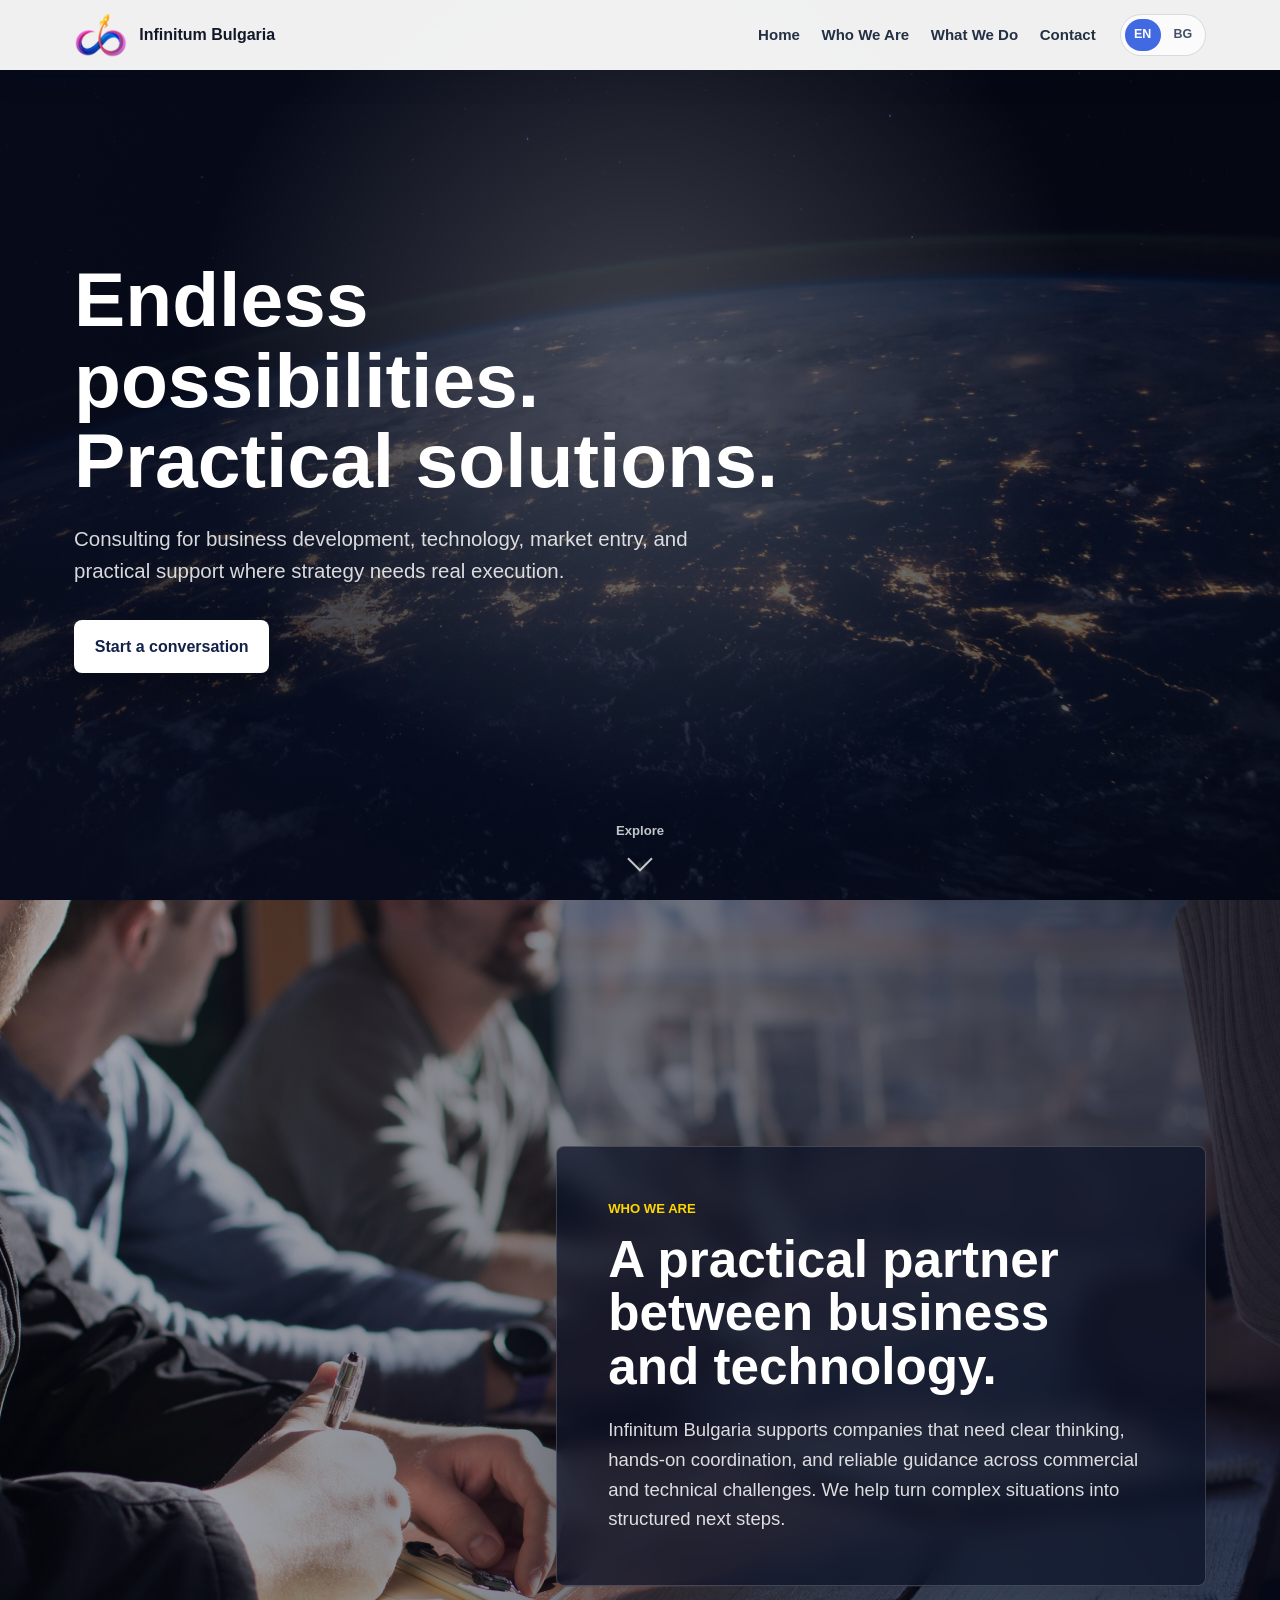
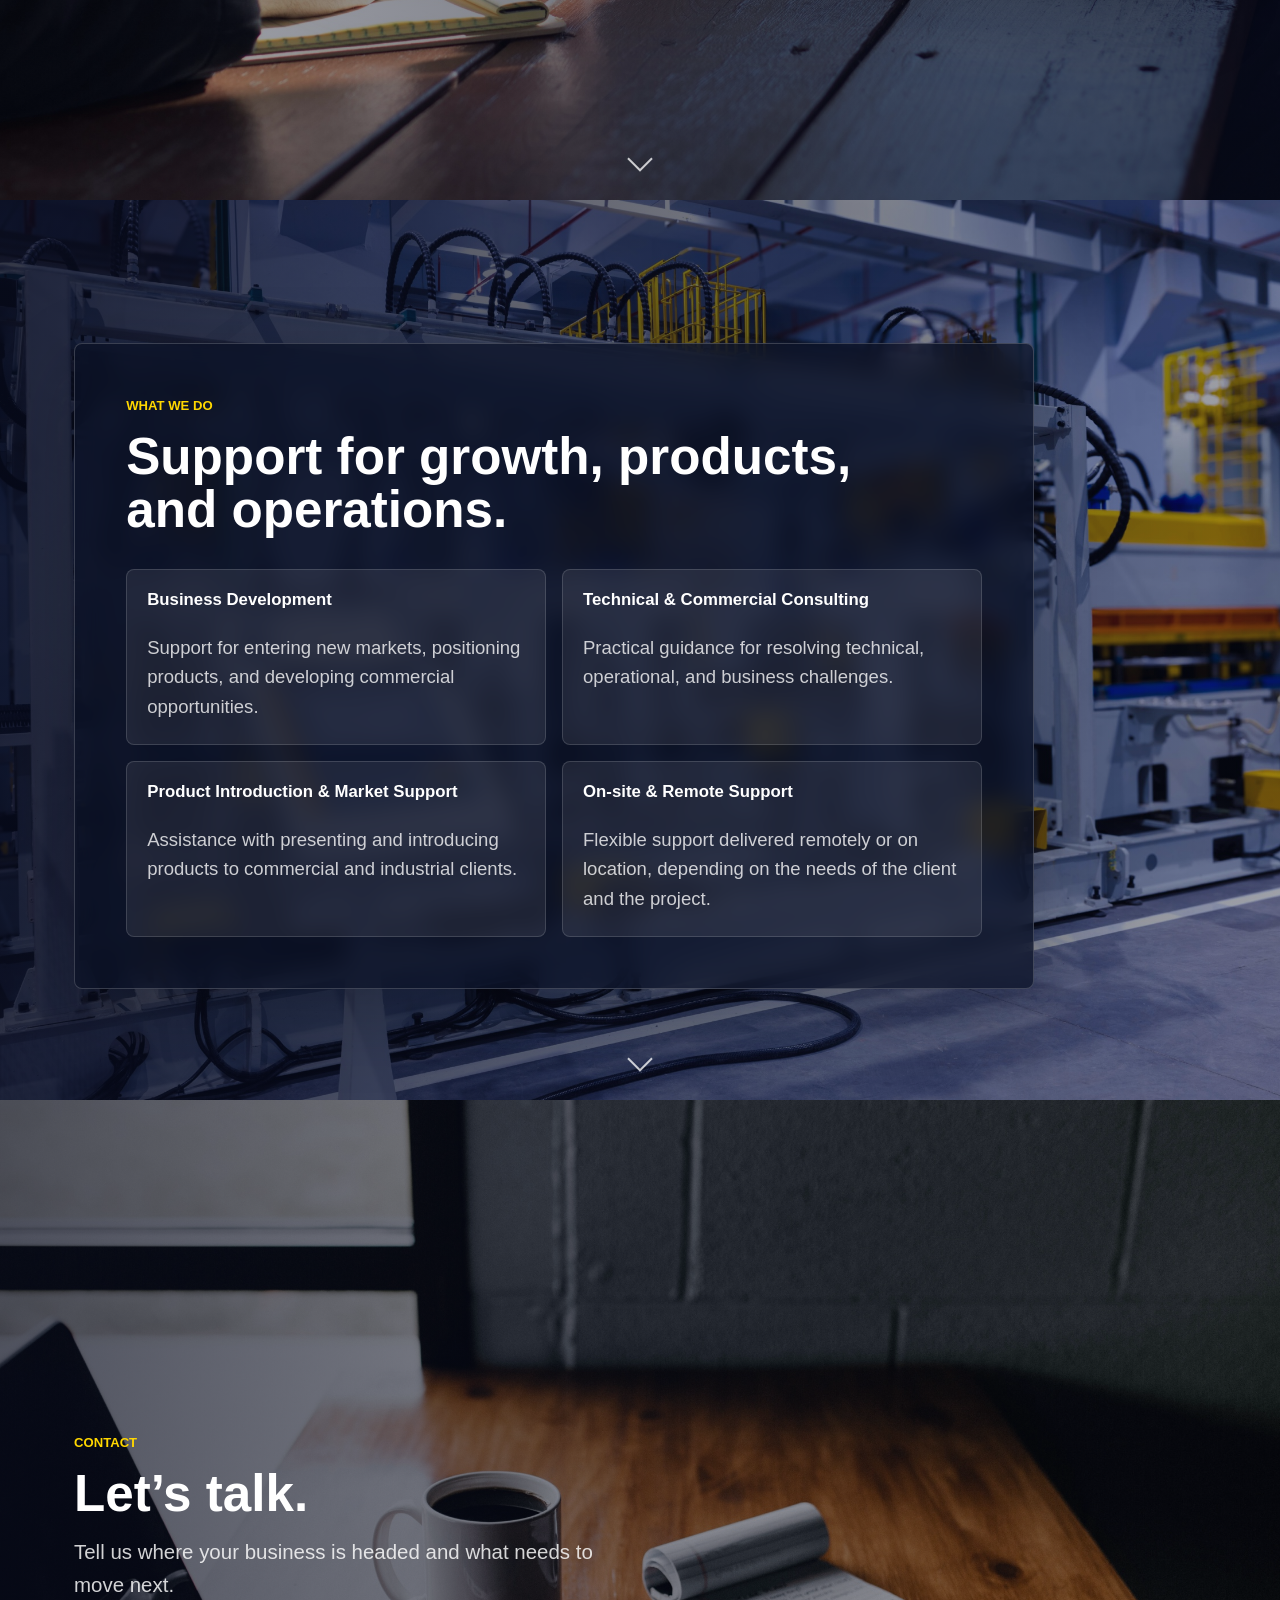
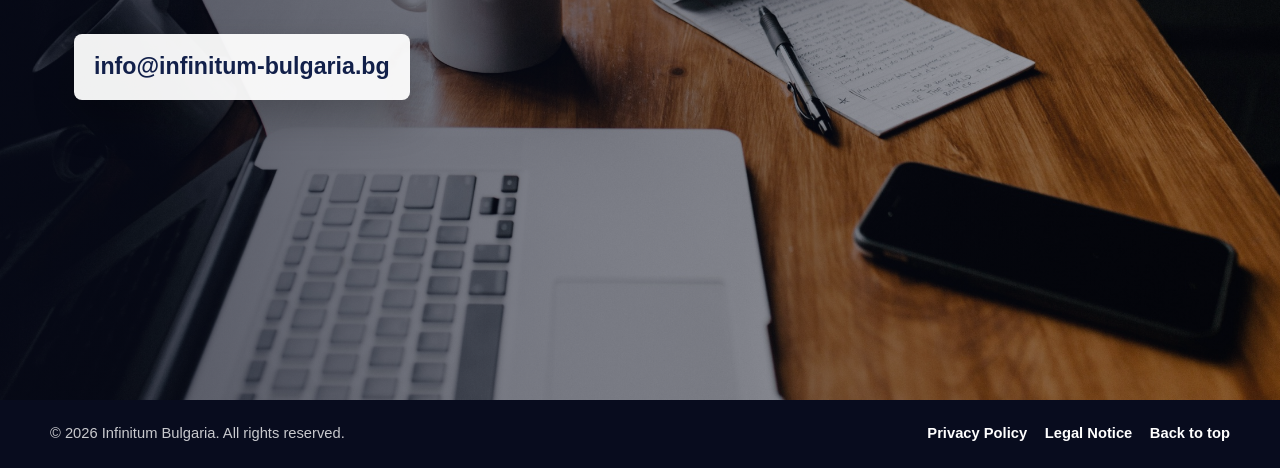
<file: index.html>
<!DOCTYPE html>
<html lang="en">
<head>
    <meta charset="UTF-8">
    <meta name="viewport" content="width=device-width, initial-scale=1.0">
    <title>Infinitum Bulgaria | Endless possibilities. Practical solutions.</title>
    <meta name="description" content="Infinitum Bulgaria is a consulting partner for business development, technology, product introduction, and practical technical and commercial support.">
    <meta name="theme-color" content="#12204a">

    <meta property="og:type" content="website">
    <meta property="og:title" content="Infinitum Bulgaria">
    <meta property="og:description" content="Endless possibilities. Practical solutions.">
    <meta property="og:image" content="https://infinitum-bulgaria.bg/assets/brand/logo-transparent.png">
    <meta property="og:url" content="https://infinitum-bulgaria.bg">

    <link rel="canonical" href="https://infinitum-bulgaria.bg/">
    <link rel="icon" type="image/png" href="favicon.png">
    <link rel="apple-touch-icon" href="apple-touch-icon.png">
    <link rel="stylesheet" href="styles.css">
</head>
<body>
    <nav id="navbar" class="navbar" aria-label="Primary navigation">
        <div class="nav-container">
            <a class="nav-brand" href="#main" aria-label="Infinitum Bulgaria home">
                <img src="assets/brand/logo-transparent.png" alt="Infinitum Bulgaria logo">
                <span>Infinitum Bulgaria</span>
            </a>

            <div class="nav-menu">
                <ul class="nav-links">
                    <li><a href="#main" data-i18n="nav.home">Home</a></li>
                    <li><a href="#who-we-are" data-i18n="nav.who">Who We Are</a></li>
                    <li><a href="#what-we-do" data-i18n="nav.what">What We Do</a></li>
                    <li><a href="#contact" data-i18n="nav.contact">Contact</a></li>
                </ul>

                <div class="language-switcher" aria-label="Language switcher">
                    <button class="language-btn active" type="button" data-lang="en" aria-pressed="true">EN</button>
                    <button class="language-btn" type="button" data-lang="bg" aria-pressed="false">BG</button>
                </div>
            </div>

            <button class="hamburger" type="button" aria-label="Toggle menu" aria-expanded="false">
                <span></span>
                <span></span>
                <span></span>
            </button>
        </div>
    </nav>

    <main>
        <section id="main" class="section hero-section">
            <div class="section-bg"></div>
            <div class="section-shade"></div>

            <div class="hero-content">
                <h1 data-i18n="hero.title">Endless possibilities. Practical solutions.</h1>
                <p class="hero-subheadline" data-i18n="hero.subtitle">Consulting for business development, technology, market entry, and practical support where strategy needs real execution.</p>
                <a class="primary-link" href="#contact" data-i18n="hero.cta">Start a conversation</a>
            </div>

            <a class="scroll-indicator" href="#who-we-are" aria-label="Scroll to Who We Are">
                <span data-i18n="scroll">Explore</span>
                <span class="arrow-down"></span>
            </a>
        </section>

        <section id="who-we-are" class="section who-section">
            <div class="section-bg"></div>
            <div class="section-shade"></div>

            <div class="content-panel content-panel-right">
                <p class="eyebrow" data-i18n="who.eyebrow">Who We Are</p>
                <h2 data-i18n="who.title">A practical partner between business and technology.</h2>
                <p data-i18n="who.body">Infinitum Bulgaria supports companies that need clear thinking, hands-on coordination, and reliable guidance across commercial and technical challenges. We help turn complex situations into structured next steps.</p>
            </div>

            <a class="scroll-indicator light" href="#what-we-do" aria-label="Scroll to What We Do">
                <span class="arrow-down"></span>
            </a>
        </section>

        <section id="what-we-do" class="section what-section">
            <div class="section-bg"></div>
            <div class="section-shade"></div>

            <div class="content-panel services-panel">
                <p class="eyebrow" data-i18n="what.eyebrow">What We Do</p>
                <h2 data-i18n="what.title">Support for growth, products, and operations.</h2>

                <div class="services-grid">
                    <article class="service-item">
                        <h3 data-i18n="service.business.title">Business Development</h3>
                        <p data-i18n="service.business.body">Support for entering new markets, positioning products, and developing commercial opportunities.</p>
                    </article>
                    <article class="service-item">
                        <h3 data-i18n="service.consulting.title">Technical & Commercial Consulting</h3>
                        <p data-i18n="service.consulting.body">Practical guidance for resolving technical, operational, and business challenges.</p>
                    </article>
                    <article class="service-item">
                        <h3 data-i18n="service.market.title">Product Introduction & Market Support</h3>
                        <p data-i18n="service.market.body">Assistance with presenting and introducing products to commercial and industrial clients.</p>
                    </article>
                    <article class="service-item">
                        <h3 data-i18n="service.support.title">On-site & Remote Support</h3>
                        <p data-i18n="service.support.body">Flexible support delivered remotely or on location, depending on the needs of the client and the project.</p>
                    </article>
                </div>
            </div>

            <a class="scroll-indicator light" href="#contact" aria-label="Scroll to Contact">
                <span class="arrow-down"></span>
            </a>
        </section>

        <section id="contact" class="section contact-section">
            <div class="section-bg"></div>
            <div class="section-shade"></div>

            <div class="contact-content">
                <p class="eyebrow" data-i18n="contact.eyebrow">Contact</p>
                <h2 data-i18n="contact.title">Let’s talk.</h2>
                <p data-i18n="contact.body">Tell us where your business is headed and what needs to move next.</p>
                <a class="email-link" href="mailto:info@infinitum-bulgaria.bg">info@infinitum-bulgaria.bg</a>
            </div>
        </section>
    </main>

    <footer class="footer">
        <div class="footer-content">
            <p data-i18n="footer.copy">&copy; 2026 Infinitum Bulgaria. All rights reserved.</p>
            <div class="footer-links">
                <a href="privacy.html" data-i18n="footer.privacy">Privacy Policy</a>
                <a href="legal.html" data-i18n="footer.legal">Legal Notice</a>
                <a href="#main" data-i18n="footer.back">Back to top</a>
            </div>
        </div>
    </footer>

    <noscript>
        <style>
            #navbar { opacity: 1 !important; transform: none !important; }
        </style>
    </noscript>

    <script src="script.js"></script>
</body>
</html>
</file>
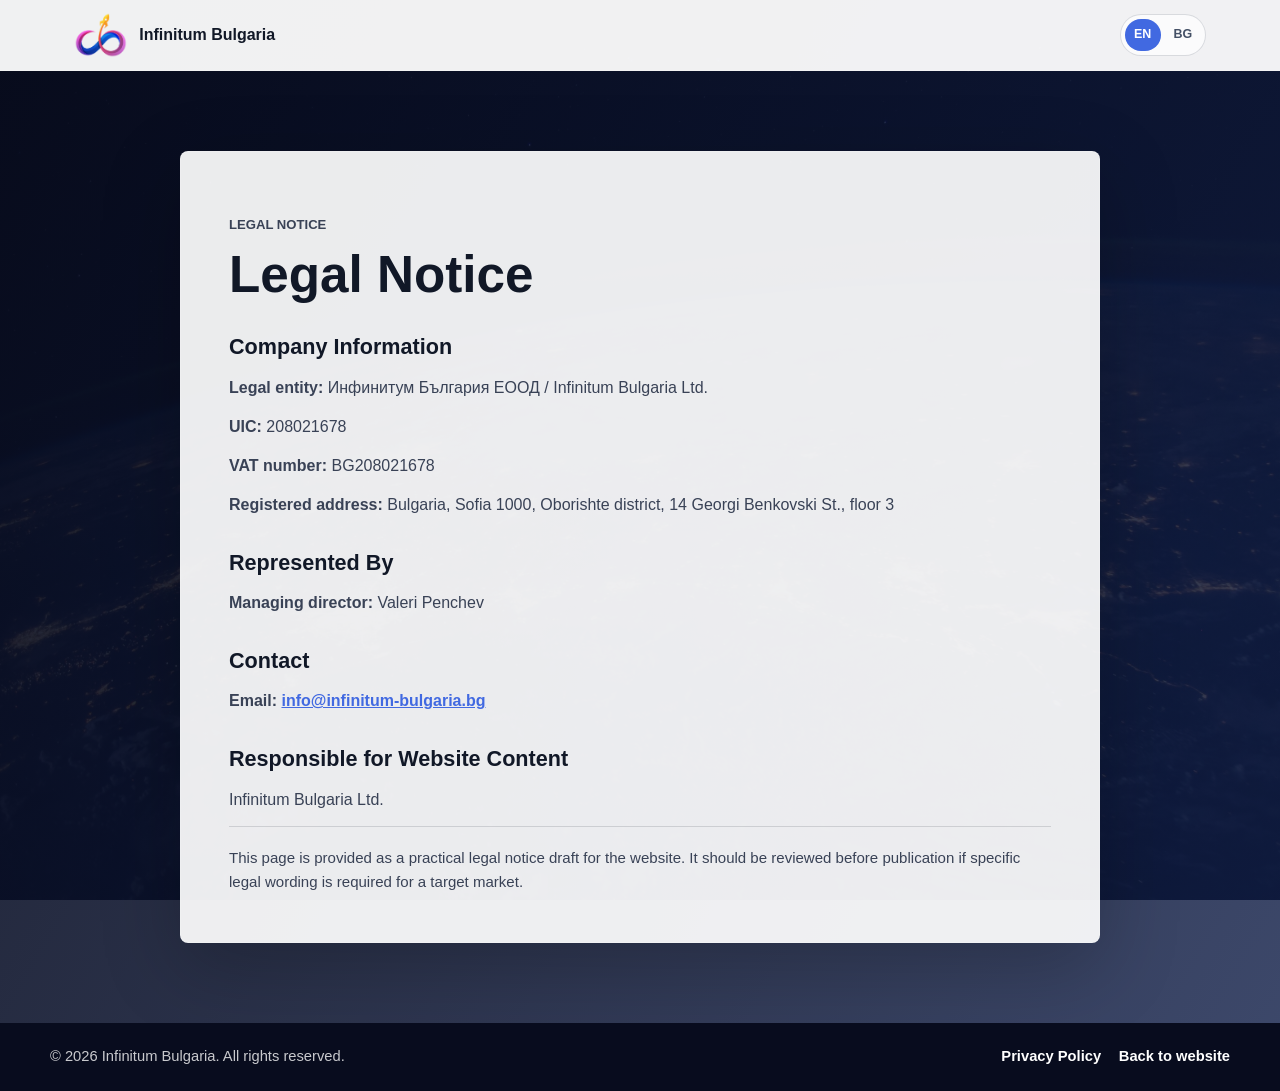
<file: legal.html>
<!DOCTYPE html>
<html lang="en">
<head>
    <meta charset="UTF-8">
    <meta name="viewport" content="width=device-width, initial-scale=1.0">
    <title>Legal Notice | Infinitum Bulgaria</title>
    <meta name="description" content="Legal notice and company information for Infinitum Bulgaria Ltd.">
    <link rel="canonical" href="https://infinitum-bulgaria.bg/legal.html">
    <link rel="icon" type="image/png" href="favicon.png">
    <link rel="apple-touch-icon" href="apple-touch-icon.png">
    <link rel="stylesheet" href="styles.css">
</head>
<body class="legal-page" data-page="legal">
    <header class="legal-header">
        <div class="nav-container">
            <a class="nav-brand" href="index.html#main" aria-label="Back to Infinitum Bulgaria home">
                <img src="assets/brand/logo-transparent.png" alt="Infinitum Bulgaria logo">
                <span data-i18n="brand">Infinitum Bulgaria</span>
            </a>

            <div class="language-switcher" aria-label="Language switcher">
                <button class="language-btn active" type="button" data-lang="en" aria-pressed="true">EN</button>
                <button class="language-btn" type="button" data-lang="bg" aria-pressed="false">BG</button>
            </div>
        </div>
    </header>

    <main class="legal-content">
        <article class="legal-card">
            <p class="eyebrow" data-i18n="legal.eyebrow">Legal Notice</p>
            <h1 data-i18n="legal.title">Legal Notice</h1>

            <h2 data-i18n="legal.company">Company Information</h2>
            <p><strong data-i18n="legal.entityLabel">Legal entity:</strong> <span data-i18n="legal.entity">Инфинитум България ЕООД / Infinitum Bulgaria Ltd.</span></p>
            <p><strong data-i18n="legal.uicLabel">UIC:</strong> 208021678</p>
            <p><strong data-i18n="legal.vatLabel">VAT number:</strong> BG208021678</p>
            <p><strong data-i18n="legal.addressLabel">Registered address:</strong> <span data-i18n="legal.address">Bulgaria, Sofia 1000, Oborishte district, 14 Georgi Benkovski St., floor 3</span></p>

            <h2 data-i18n="legal.represented">Represented By</h2>
            <p><strong data-i18n="legal.directorLabel">Managing director:</strong> <span data-i18n="legal.director">Valeri Penchev</span></p>

            <h2 data-i18n="legal.contact">Contact</h2>
            <p><strong data-i18n="legal.emailLabel">Email:</strong> <a href="mailto:info@infinitum-bulgaria.bg">info@infinitum-bulgaria.bg</a></p>

            <h2 data-i18n="legal.responsible">Responsible for Website Content</h2>
            <p data-i18n="legal.responsibleText">Infinitum Bulgaria Ltd.</p>

            <p class="legal-note" data-i18n="legal.note">This page is provided as a practical legal notice draft for the website. It should be reviewed before publication if specific legal wording is required for a target market.</p>
        </article>
    </main>

    <footer class="footer">
        <div class="footer-content">
            <p data-i18n="footer.copy">&copy; 2026 Infinitum Bulgaria. All rights reserved.</p>
            <div class="footer-links">
                <a href="privacy.html" data-i18n="footer.privacy">Privacy Policy</a>
                <a href="index.html#main" data-i18n="footer.website">Back to website</a>
            </div>
        </div>
    </footer>

    <script src="script.js"></script>
</body>
</html>
</file>
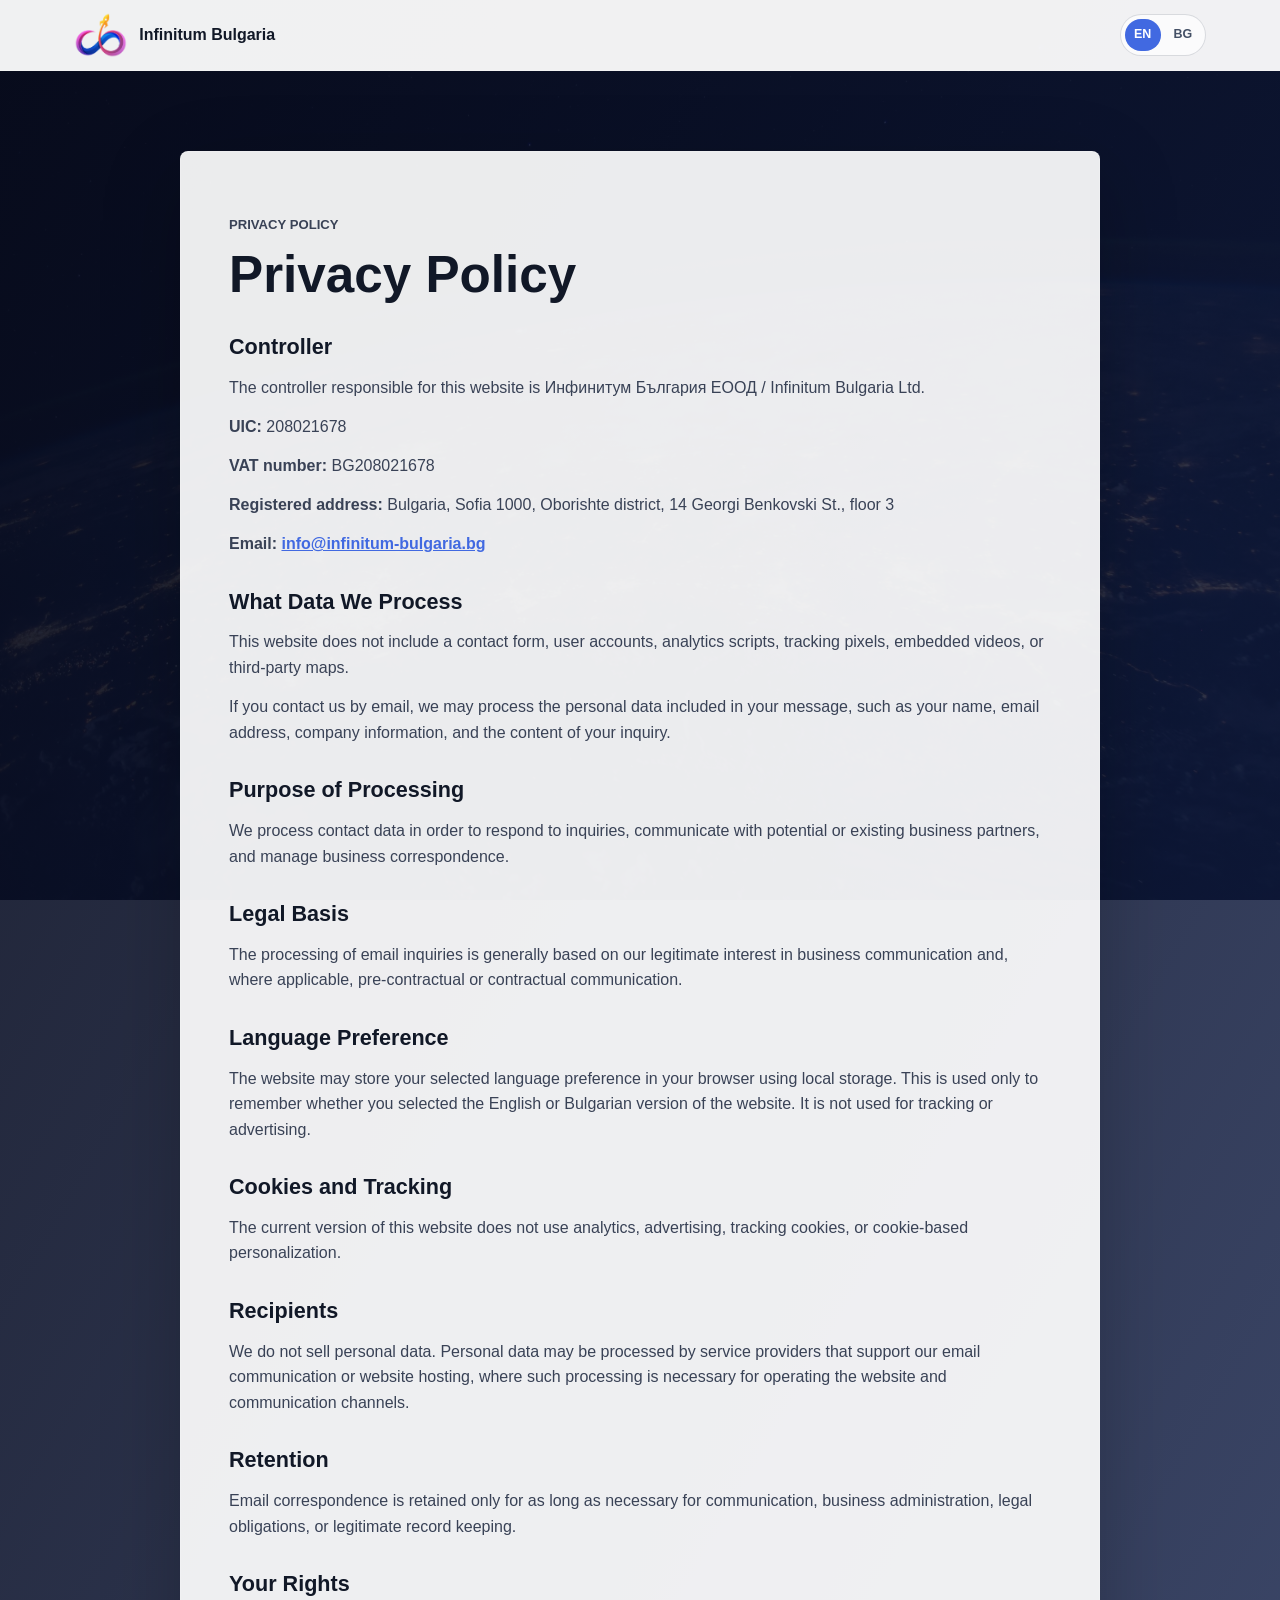
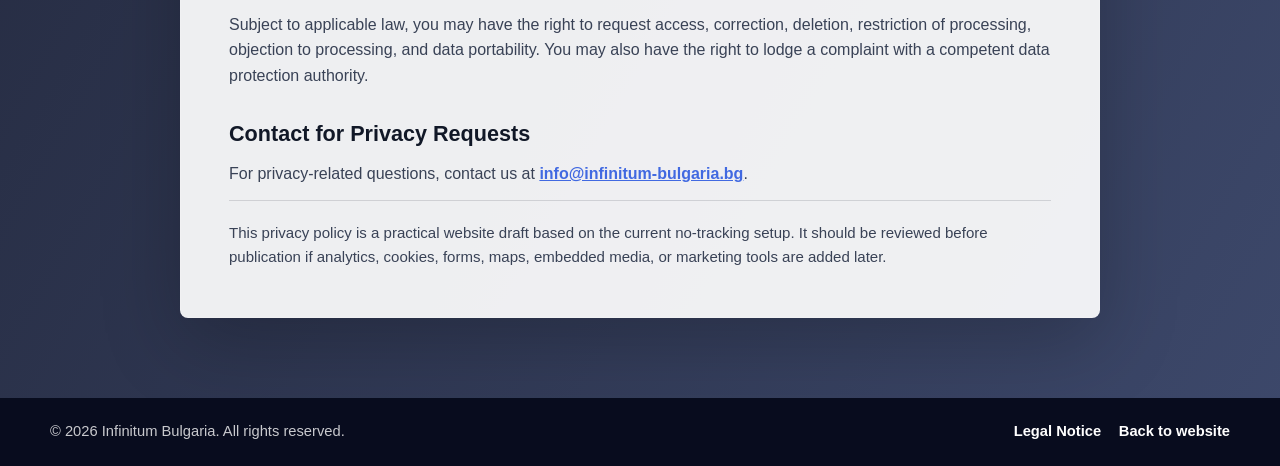
<file: privacy.html>
<!DOCTYPE html>
<html lang="en">
<head>
    <meta charset="UTF-8">
    <meta name="viewport" content="width=device-width, initial-scale=1.0">
    <title>Privacy Policy | Infinitum Bulgaria</title>
    <meta name="description" content="Privacy policy for the Infinitum Bulgaria website.">
    <link rel="canonical" href="https://infinitum-bulgaria.bg/privacy.html">
    <link rel="icon" type="image/png" href="favicon.png">
    <link rel="apple-touch-icon" href="apple-touch-icon.png">
    <link rel="stylesheet" href="styles.css">
</head>
<body class="legal-page" data-page="privacy">
    <header class="legal-header">
        <div class="nav-container">
            <a class="nav-brand" href="index.html#main" aria-label="Back to Infinitum Bulgaria home">
                <img src="assets/brand/logo-transparent.png" alt="Infinitum Bulgaria logo">
                <span data-i18n="brand">Infinitum Bulgaria</span>
            </a>

            <div class="language-switcher" aria-label="Language switcher">
                <button class="language-btn active" type="button" data-lang="en" aria-pressed="true">EN</button>
                <button class="language-btn" type="button" data-lang="bg" aria-pressed="false">BG</button>
            </div>
        </div>
    </header>

    <main class="legal-content">
        <article class="legal-card">
            <p class="eyebrow" data-i18n="privacy.eyebrow">Privacy Policy</p>
            <h1 data-i18n="privacy.title">Privacy Policy</h1>

            <h2 data-i18n="privacy.controller">Controller</h2>
            <p data-i18n="privacy.controllerText">The controller responsible for this website is Инфинитум България ЕООД / Infinitum Bulgaria Ltd.</p>
            <p><strong data-i18n="legal.uicLabel">UIC:</strong> 208021678</p>
            <p><strong data-i18n="legal.vatLabel">VAT number:</strong> BG208021678</p>
            <p><strong data-i18n="legal.addressLabel">Registered address:</strong> <span data-i18n="legal.address">Bulgaria, Sofia 1000, Oborishte district, 14 Georgi Benkovski St., floor 3</span></p>
            <p><strong data-i18n="legal.emailLabel">Email:</strong> <a href="mailto:info@infinitum-bulgaria.bg">info@infinitum-bulgaria.bg</a></p>

            <h2 data-i18n="privacy.dataTitle">What Data We Process</h2>
            <p data-i18n="privacy.dataNoTracking">This website does not include a contact form, user accounts, analytics scripts, tracking pixels, embedded videos, or third-party maps.</p>
            <p data-i18n="privacy.dataEmail">If you contact us by email, we may process the personal data included in your message, such as your name, email address, company information, and the content of your inquiry.</p>

            <h2 data-i18n="privacy.purposeTitle">Purpose of Processing</h2>
            <p data-i18n="privacy.purposeText">We process contact data in order to respond to inquiries, communicate with potential or existing business partners, and manage business correspondence.</p>

            <h2 data-i18n="privacy.legalBasisTitle">Legal Basis</h2>
            <p data-i18n="privacy.legalBasisText">The processing of email inquiries is generally based on our legitimate interest in business communication and, where applicable, pre-contractual or contractual communication.</p>

            <h2 data-i18n="privacy.languageTitle">Language Preference</h2>
            <p data-i18n="privacy.languageText">The website may store your selected language preference in your browser using local storage. This is used only to remember whether you selected the English or Bulgarian version of the website. It is not used for tracking or advertising.</p>

            <h2 data-i18n="privacy.cookiesTitle">Cookies and Tracking</h2>
            <p data-i18n="privacy.cookiesText">The current version of this website does not use analytics, advertising, tracking cookies, or cookie-based personalization.</p>

            <h2 data-i18n="privacy.recipientsTitle">Recipients</h2>
            <p data-i18n="privacy.recipientsText">We do not sell personal data. Personal data may be processed by service providers that support our email communication or website hosting, where such processing is necessary for operating the website and communication channels.</p>

            <h2 data-i18n="privacy.retentionTitle">Retention</h2>
            <p data-i18n="privacy.retentionText">Email correspondence is retained only for as long as necessary for communication, business administration, legal obligations, or legitimate record keeping.</p>

            <h2 data-i18n="privacy.rightsTitle">Your Rights</h2>
            <p data-i18n="privacy.rightsText">Subject to applicable law, you may have the right to request access, correction, deletion, restriction of processing, objection to processing, and data portability. You may also have the right to lodge a complaint with a competent data protection authority.</p>

            <h2 data-i18n="privacy.contactTitle">Contact for Privacy Requests</h2>
            <p><span data-i18n="privacy.contactText">For privacy-related questions, contact us at</span> <a href="mailto:info@infinitum-bulgaria.bg">info@infinitum-bulgaria.bg</a>.</p>

            <p class="legal-note" data-i18n="privacy.note">This privacy policy is a practical website draft based on the current no-tracking setup. It should be reviewed before publication if analytics, cookies, forms, maps, embedded media, or marketing tools are added later.</p>
        </article>
    </main>

    <footer class="footer">
        <div class="footer-content">
            <p data-i18n="footer.copy">&copy; 2026 Infinitum Bulgaria. All rights reserved.</p>
            <div class="footer-links">
                <a href="legal.html" data-i18n="footer.legal">Legal Notice</a>
                <a href="index.html#main" data-i18n="footer.website">Back to website</a>
            </div>
        </div>
    </footer>

    <script src="script.js"></script>
</body>
</html>
</file>
<file: styles.css>
:root {
    --primary-blue: #4169e1;
    --primary-purple: #9b59b6;
    --primary-pink: #e91e63;
    --primary-yellow: #ffd700;
    --ink: #111827;
    --muted: #5d6677;
    --white: #ffffff;
    --nav-bg: rgba(255, 255, 255, 0.94);
    --panel-bg: rgba(255, 255, 255, 0.9);
    --panel-dark: rgba(12, 18, 38, 0.74);
    --shadow: 0 24px 80px rgba(0, 0, 0, 0.22);
}

* {
    box-sizing: border-box;
    margin: 0;
    padding: 0;
}

html {
    scroll-behavior: smooth;
    overflow-x: hidden;
}

body {
    background: #0f172a;
    color: var(--ink);
    font-family: -apple-system, BlinkMacSystemFont, "Segoe UI", Roboto, Oxygen, Ubuntu, Cantarell, sans-serif;
    line-height: 1.6;
}

a {
    color: inherit;
}

.navbar {
    position: fixed;
    top: 0;
    left: 0;
    z-index: 1000;
    width: 100%;
    background: var(--nav-bg);
    box-shadow: 0 10px 30px rgba(15, 23, 42, 0.08);
    opacity: 1;
    transform: translateY(0);
    transition: opacity 0.35s ease, transform 0.35s ease;
    backdrop-filter: blur(16px);
}

.nav-container {
    display: flex;
    align-items: center;
    justify-content: space-between;
    gap: 1.5rem;
    max-width: 1180px;
    margin: 0 auto;
    padding: 0.75rem 1.5rem;
}

.nav-brand {
    display: inline-flex;
    align-items: center;
    gap: 0.7rem;
    min-width: 0;
    color: var(--ink);
    font-weight: 700;
    text-decoration: none;
    white-space: nowrap;
}

.nav-brand img {
    width: 54px;
    height: 46px;
    object-fit: contain;
}

.nav-menu {
    display: flex;
    align-items: center;
    gap: 1.5rem;
}

.nav-links {
    display: flex;
    align-items: center;
    gap: 1.35rem;
    list-style: none;
}

.nav-links a {
    color: #243044;
    font-size: 0.94rem;
    font-weight: 650;
    text-decoration: none;
    transition: color 0.2s ease;
}

.nav-links a:hover,
.nav-links a:focus-visible {
    color: var(--primary-blue);
}

.language-switcher {
    display: inline-flex;
    gap: 0.25rem;
    padding: 0.25rem;
    border: 1px solid rgba(36, 48, 68, 0.16);
    border-radius: 999px;
    background: rgba(255, 255, 255, 0.72);
}

.language-btn {
    min-width: 2.25rem;
    padding: 0.35rem 0.55rem;
    border: 0;
    border-radius: 999px;
    background: transparent;
    color: #445066;
    cursor: pointer;
    font: inherit;
    font-size: 0.78rem;
    font-weight: 800;
}

.language-btn.active {
    background: var(--primary-blue);
    color: var(--white);
}

.hamburger {
    display: none;
    width: 44px;
    height: 44px;
    align-items: center;
    justify-content: center;
    flex-direction: column;
    gap: 5px;
    border: 1px solid rgba(36, 48, 68, 0.14);
    border-radius: 8px;
    background: rgba(255, 255, 255, 0.72);
    cursor: pointer;
}

.hamburger span {
    width: 20px;
    height: 2px;
    background: var(--ink);
    transition: transform 0.25s ease, opacity 0.25s ease;
}

.hamburger.active span:nth-child(1) {
    transform: translateY(7px) rotate(45deg);
}

.hamburger.active span:nth-child(2) {
    opacity: 0;
}

.hamburger.active span:nth-child(3) {
    transform: translateY(-7px) rotate(-45deg);
}

.section {
    position: relative;
    display: flex;
    min-height: 100vh;
    align-items: center;
    justify-content: center;
    overflow: hidden;
    padding: 7rem 1.5rem 5rem;
}

.section-bg,
.section-shade {
    position: absolute;
    inset: 0;
}

.section-bg {
    z-index: 0;
    background-position: center;
    background-size: cover;
    transform: scale(1.02);
}

.section-shade {
    z-index: 1;
    pointer-events: none;
}

.hero-section .section-bg {
    background-image: url("assets/images/hero-earth.jpg");
    background-position: center 52%;
}

.hero-section .section-shade {
    background:
        radial-gradient(circle at 50% 40%, rgba(255, 255, 255, 0.22), transparent 28rem),
        linear-gradient(90deg, rgba(8, 12, 30, 0.84), rgba(8, 12, 30, 0.58));
}

.who-section .section-bg {
    background-image: url("assets/images/who-we-are.jpg");
    background-position: center;
}

.who-section .section-shade {
    background: linear-gradient(90deg, rgba(8, 12, 30, 0.34), rgba(8, 12, 30, 0.72));
}

.what-section .section-bg {
    background-image: url("assets/images/what-we-do.jpg");
    background-position: center;
}

.what-section .section-shade {
    background: linear-gradient(90deg, rgba(8, 12, 30, 0.82), rgba(8, 12, 30, 0.38));
}

.contact-section .section-bg {
    background-image: url("assets/images/contact.jpg");
    background-position: center;
}

.contact-section .section-shade {
    background: linear-gradient(90deg, rgba(8, 12, 30, 0.7), rgba(8, 12, 30, 0.28));
}

.hero-content,
.content-panel,
.contact-content {
    position: relative;
    z-index: 2;
}

.hero-content {
    width: min(780px, 100%);
    margin-right: auto;
    margin-left: max(0px, calc((100vw - 1180px) / 2));
    color: var(--white);
}

.eyebrow {
    margin-bottom: 0.85rem;
    color: var(--primary-yellow);
    font-size: 0.82rem;
    font-weight: 850;
    letter-spacing: 0;
    text-transform: uppercase;
}

h1,
h2 {
    max-width: 760px;
    font-weight: 800;
    letter-spacing: 0;
    line-height: 1.05;
}

h1 {
    font-size: clamp(2.55rem, 6vw, 5.8rem);
}

h2 {
    color: var(--white);
    font-size: clamp(2rem, 4vw, 4.15rem);
}

.hero-subheadline {
    max-width: 650px;
    margin-top: 1.35rem;
    color: rgba(255, 255, 255, 0.84);
    font-size: clamp(1.05rem, 1.6vw, 1.35rem);
}

.primary-link,
.email-link {
    display: inline-flex;
    align-items: center;
    justify-content: center;
    min-height: 3.2rem;
    margin-top: 2rem;
    border-radius: 8px;
    font-weight: 800;
    text-decoration: none;
    transition: transform 0.2s ease, box-shadow 0.2s ease, background 0.2s ease;
}

.primary-link {
    padding: 0.85rem 1.3rem;
    background: var(--white);
    color: #12204a;
    box-shadow: 0 16px 35px rgba(0, 0, 0, 0.22);
}

.primary-link:hover,
.email-link:hover {
    transform: translateY(-2px);
}

.content-panel {
    width: min(650px, 100%);
    padding: clamp(2rem, 4vw, 3.5rem);
    border: 1px solid rgba(255, 255, 255, 0.18);
    border-radius: 8px;
    background: var(--panel-dark);
    box-shadow: var(--shadow);
    color: rgba(255, 255, 255, 0.85);
    backdrop-filter: blur(12px);
}

.content-panel-right {
    margin-right: max(0px, calc((100vw - 1180px) / 2));
    margin-left: auto;
}

.content-panel p:not(.eyebrow) {
    margin-top: 1.35rem;
    font-size: clamp(1rem, 1.45vw, 1.18rem);
}

.services-panel {
    width: min(960px, 100%);
    margin-right: auto;
    margin-left: max(0px, calc((100vw - 1180px) / 2));
}

.services-grid {
    display: grid;
    grid-template-columns: repeat(2, minmax(0, 1fr));
    gap: 1rem;
    margin-top: 2rem;
}

.service-item {
    min-height: 11rem;
    padding: 1.25rem;
    border: 1px solid rgba(255, 255, 255, 0.14);
    border-radius: 8px;
    background: rgba(255, 255, 255, 0.08);
}

.service-item h3 {
    color: var(--white);
    font-size: 1.05rem;
    line-height: 1.25;
}

.service-item p {
    margin-top: 0.75rem;
    color: rgba(255, 255, 255, 0.78);
    font-size: 0.98rem;
}

.contact-content {
    width: min(720px, 100%);
    margin-right: auto;
    margin-left: max(0px, calc((100vw - 1180px) / 2));
    color: var(--white);
}

.contact-content p:not(.eyebrow) {
    max-width: 560px;
    margin-top: 1rem;
    color: rgba(255, 255, 255, 0.82);
    font-size: clamp(1.05rem, 1.6vw, 1.3rem);
}

.email-link {
    padding: 0.9rem 1.25rem;
    background: rgba(255, 255, 255, 0.94);
    color: #12204a;
    font-size: clamp(1rem, 2.4vw, 1.45rem);
    box-shadow: 0 18px 42px rgba(0, 0, 0, 0.24);
}

.scroll-indicator {
    position: absolute;
    bottom: 2rem;
    left: 50%;
    z-index: 3;
    display: flex;
    flex-direction: column;
    align-items: center;
    gap: 0.55rem;
    color: rgba(255, 255, 255, 0.76);
    font-size: 0.82rem;
    font-weight: 750;
    text-decoration: none;
    transform: translateX(-50%);
}

.arrow-down {
    width: 18px;
    height: 18px;
    border-right: 2px solid currentColor;
    border-bottom: 2px solid currentColor;
    animation: bounce 2s infinite;
    transform: rotate(45deg);
}

@keyframes bounce {
    0%, 20%, 50%, 80%, 100% {
        transform: translateY(0) rotate(45deg);
    }
    40% {
        transform: translateY(-9px) rotate(45deg);
    }
    60% {
        transform: translateY(-5px) rotate(45deg);
    }
}

.footer {
    background: #080c1e;
    color: rgba(255, 255, 255, 0.78);
    padding: 1.4rem 1.5rem;
}

.footer-content {
    display: flex;
    align-items: center;
    justify-content: space-between;
    gap: 1rem;
    max-width: 1180px;
    margin: 0 auto;
    font-size: 0.92rem;
}

.footer-links {
    display: flex;
    align-items: center;
    gap: 1.1rem;
    flex-wrap: wrap;
}

.footer a {
    color: var(--white);
    font-weight: 700;
    text-decoration: none;
}

.legal-page {
    min-height: 100vh;
    background:
        linear-gradient(120deg, rgba(8, 12, 30, 0.92), rgba(18, 32, 74, 0.82)),
        url("assets/images/hero-earth.jpg") center / cover fixed;
    color: var(--white);
}

.legal-header {
    border-bottom: 1px solid rgba(255, 255, 255, 0.1);
    background: rgba(255, 255, 255, 0.94);
}

.legal-header .nav-container {
    justify-content: space-between;
}

.legal-content {
    width: min(920px, calc(100% - 2rem));
    margin: 0 auto;
    padding: 5rem 0;
}

.legal-card {
    padding: clamp(1.5rem, 4vw, 3rem);
    border: 1px solid rgba(255, 255, 255, 0.16);
    border-radius: 8px;
    background: rgba(255, 255, 255, 0.92);
    color: var(--ink);
    box-shadow: var(--shadow);
}

.legal-card h1 {
    color: var(--ink);
    font-size: clamp(2rem, 4vw, 3.25rem);
}

.legal-card h2 {
    margin-top: 2rem;
    color: var(--ink);
    font-size: 1.35rem;
    line-height: 1.25;
}

.legal-card p,
.legal-card li {
    color: #394256;
}

.legal-card p {
    margin-top: 0.85rem;
}

.legal-card ul {
    margin-top: 0.85rem;
    padding-left: 1.25rem;
}

.legal-card a {
    color: var(--primary-blue);
    font-weight: 750;
}

.legal-note {
    margin-top: 2rem;
    padding-top: 1.2rem;
    border-top: 1px solid rgba(17, 24, 39, 0.14);
    font-size: 0.94rem;
}

@media (max-width: 900px) {
    .nav-container {
        padding: 0.65rem 1rem;
    }

    .nav-brand span {
        display: none;
    }

    .hamburger {
        display: flex;
    }

    .nav-menu {
        position: absolute;
        top: 100%;
        left: 0;
        display: none;
        width: 100%;
        align-items: stretch;
        flex-direction: column;
        gap: 1.25rem;
        padding: 1.25rem 1rem 1.5rem;
        background: #ffffff;
        box-shadow: 0 18px 30px rgba(15, 23, 42, 0.12);
    }

    .nav-menu.active {
        display: flex;
    }

    .nav-links {
        align-items: stretch;
        flex-direction: column;
        gap: 0;
    }

    .nav-links a {
        display: block;
        padding: 0.75rem 0;
        font-size: 1rem;
    }

    .language-switcher {
        align-self: flex-start;
    }

    .section {
        min-height: 100svh;
        padding: 6rem 1rem 4.5rem;
    }

    .hero-content,
    .content-panel,
    .content-panel-right,
    .services-panel,
    .contact-content {
        margin-right: 0;
        margin-left: 0;
    }

    .content-panel {
        padding: 1.5rem;
    }

    .services-grid {
        grid-template-columns: 1fr;
    }

    .service-item {
        min-height: auto;
    }

    .who-section .section-shade,
    .what-section .section-shade,
    .contact-section .section-shade {
        background: rgba(8, 12, 30, 0.68);
    }

    .what-section .section-bg {
        background-position: 58% center;
    }

    .contact-section .section-bg {
        background-position: 42% center;
    }

    .footer-content {
        align-items: flex-start;
        flex-direction: column;
    }

    .footer-links {
        align-items: flex-start;
        flex-direction: column;
        gap: 0.65rem;
    }
}

@media (max-width: 480px) {
    .section {
        padding-right: 0.9rem;
        padding-left: 0.9rem;
    }

    .email-link {
        width: 100%;
        font-size: 1rem;
    }

    .scroll-indicator {
        display: none;
    }
}

@media (prefers-reduced-motion: reduce) {
    *,
    *::before,
    *::after {
        animation: none !important;
        scroll-behavior: auto !important;
        transition: none !important;
    }

    .navbar {
        opacity: 1 !important;
        transform: none !important;
    }
}
</file>
